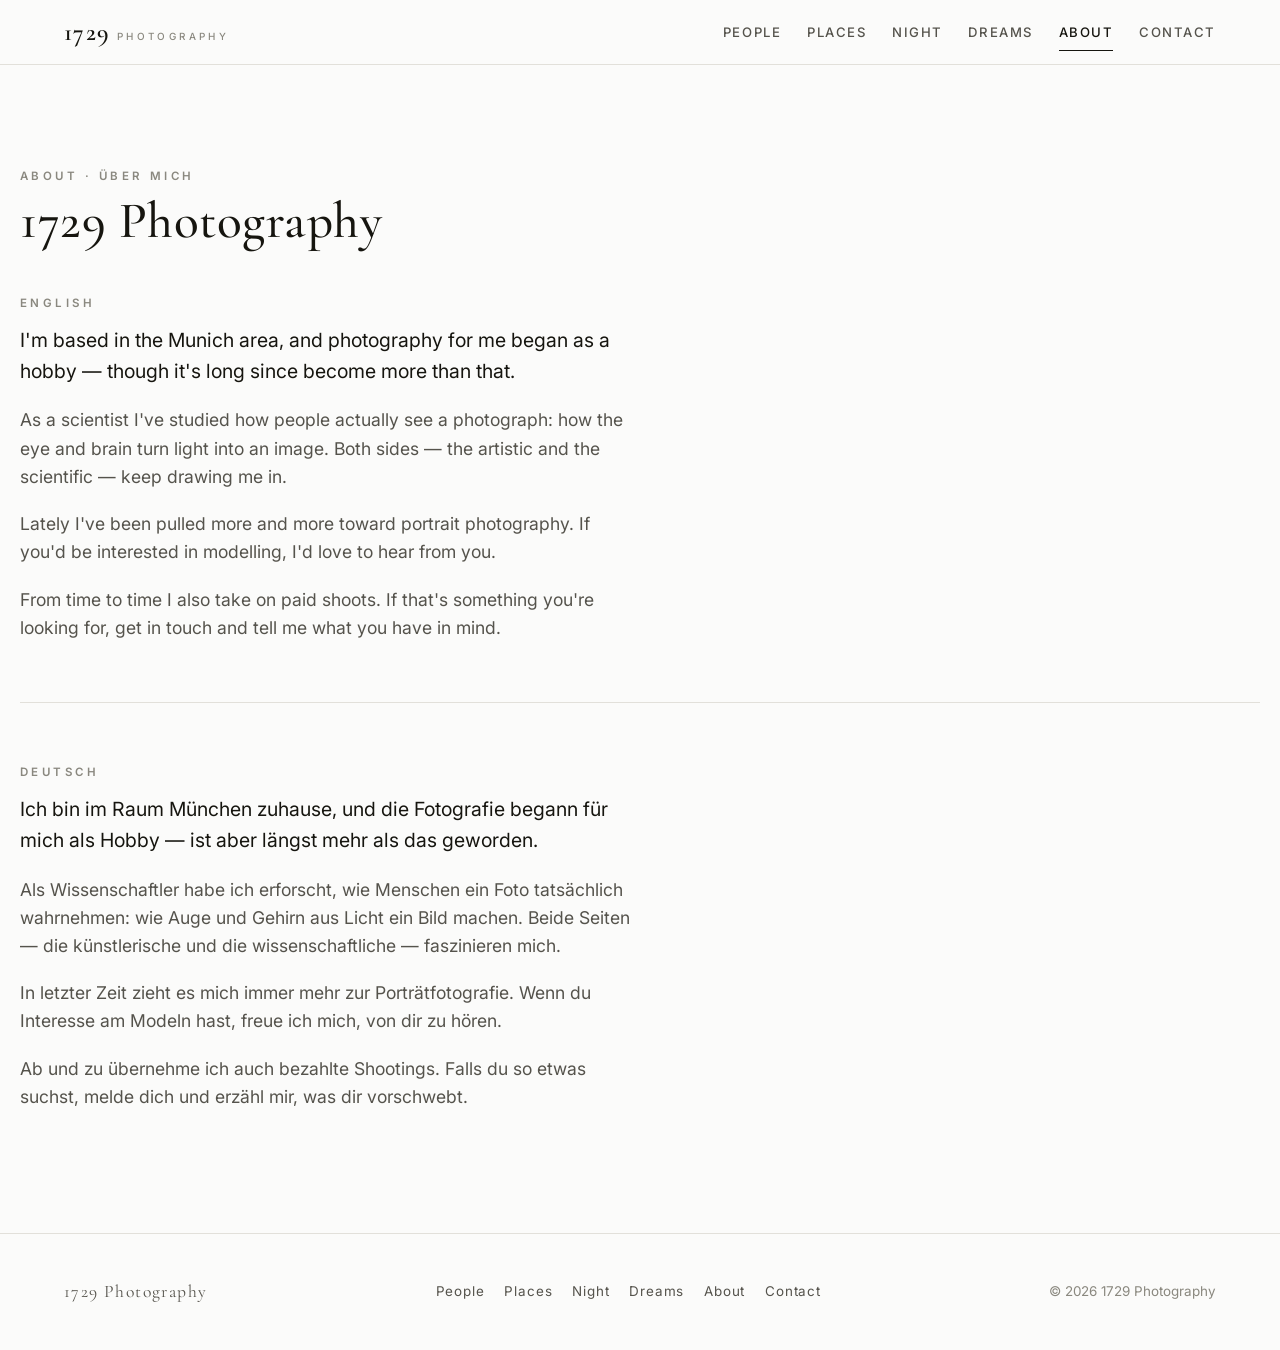
<file: about.html>
<!doctype html>
<html lang="en">
<head>
  <meta charset="utf-8">
  <meta name="viewport" content="width=device-width, initial-scale=1">
  <title>About · 1729 Photography</title>
  <meta name="description" content="1729 Photography — portraits, landscapes, night and abstract photography.">
  <link rel="canonical" href="https://1729photography.com/about.html">
  <link rel="icon" href="assets/favicon.svg" type="image/svg+xml">
  <meta property="og:type" content="website">
  <meta property="og:title" content="About · 1729 Photography">
  <meta property="og:description" content="1729 Photography — portraits, landscapes, night and abstract photography.">
  <meta property="og:url" content="https://1729photography.com/about.html">
  <meta property="og:image" content="https://cdn.myportfolio.com/bfeeaad6fa5b63d903257e109272d246/9c9ed463-4336-4ee8-98a9-4f6dea701e8b_rw_1920.jpg?h=2da472dab426cdfe84c5d82084e62893">
  <meta name="twitter:card" content="summary_large_image">
  <link rel="preconnect" href="https://fonts.googleapis.com">
  <link rel="preconnect" href="https://fonts.gstatic.com" crossorigin>
  <link href="https://fonts.googleapis.com/css2?family=Cormorant+Garamond:wght@500;600&family=Inter:wght@400;500;600&display=swap" rel="stylesheet">
  <link rel="stylesheet" href="assets/css/style.css">
</head>
<body data-page="about.html">
  <a class="skip-link" href="#main">Skip to content</a>
  <header class="site-header">
    <div class="wrap">
      <a class="brand" href="index.html" aria-label="1729 Photography — home"><span>1729</span><span class="brand-sub">Photography</span></a>
      <button class="nav-toggle" aria-label="Menu" aria-expanded="false"><span></span></button>
      <nav class="nav" aria-label="Primary">
        <a href="people.html">People</a>
        <a href="places.html">Places</a>
        <a href="night.html">Night</a>
        <a href="dreams.html">Dreams</a>
        <a href="about.html" aria-current="page">About</a>
        <a href="contact.html">Contact</a>
      </nav>
    </div>
  </header>
  <main id="main">
    <section class="section wrap">
      <div class="section-head">
        <p class="eyebrow">About · Über mich</p>
        <h1 class="section-title">1729 Photography</h1>
      </div>

      <p class="eyebrow" style="margin-bottom:.8rem;">English</p>
      <div class="prose">
        <p>I'm based in the Munich area, and photography for me began as a hobby — though it's long since become more than that.</p>
        <p>As a scientist I've studied how people actually see a photograph: how the eye and brain turn light into an image. Both sides — the artistic and the scientific — keep drawing me in.</p>
        <p>Lately I've been pulled more and more toward portrait photography. If you'd be interested in modelling, I'd love to hear from you.</p>
        <p>From time to time I also take on paid shoots. If that's something you're looking for, get in touch and tell me what you have in mind.</p>
      </div>

      <hr class="divider" style="margin:clamp(34px,5vw,60px) 0;">

      <p class="eyebrow" style="margin-bottom:.8rem;">Deutsch</p>
      <div class="prose">
        <p>Ich bin im Raum München zuhause, und die Fotografie begann für mich als Hobby — ist aber längst mehr als das geworden.</p>
        <p>Als Wissenschaftler habe ich erforscht, wie Menschen ein Foto tatsächlich wahrnehmen: wie Auge und Gehirn aus Licht ein Bild machen. Beide Seiten — die künstlerische und die wissenschaftliche — faszinieren mich.</p>
        <p>In letzter Zeit zieht es mich immer mehr zur Porträtfotografie. Wenn du Interesse am Modeln hast, freue ich mich, von dir zu hören.</p>
        <p>Ab und zu übernehme ich auch bezahlte Shootings. Falls du so etwas suchst, melde dich und erzähl mir, was dir vorschwebt.</p>
      </div>
    </section>
  </main>
  <footer class="site-footer">
    <div class="wrap">
      <span class="footer-brand">1729 Photography</span>
      <nav class="footer-nav" aria-label="Footer">
        <a href="people.html">People</a>
        <a href="places.html">Places</a>
        <a href="night.html">Night</a>
        <a href="dreams.html">Dreams</a>
        <a href="about.html">About</a>
        <a href="contact.html">Contact</a>
      </nav>
      <span>© <span id="year"></span> 1729 Photography</span>
    </div>
  </footer>
  <script>document.getElementById('year').textContent=new Date().getFullYear();</script>
  <script src="assets/js/app.js" defer></script>
</body>
</html>
</file>
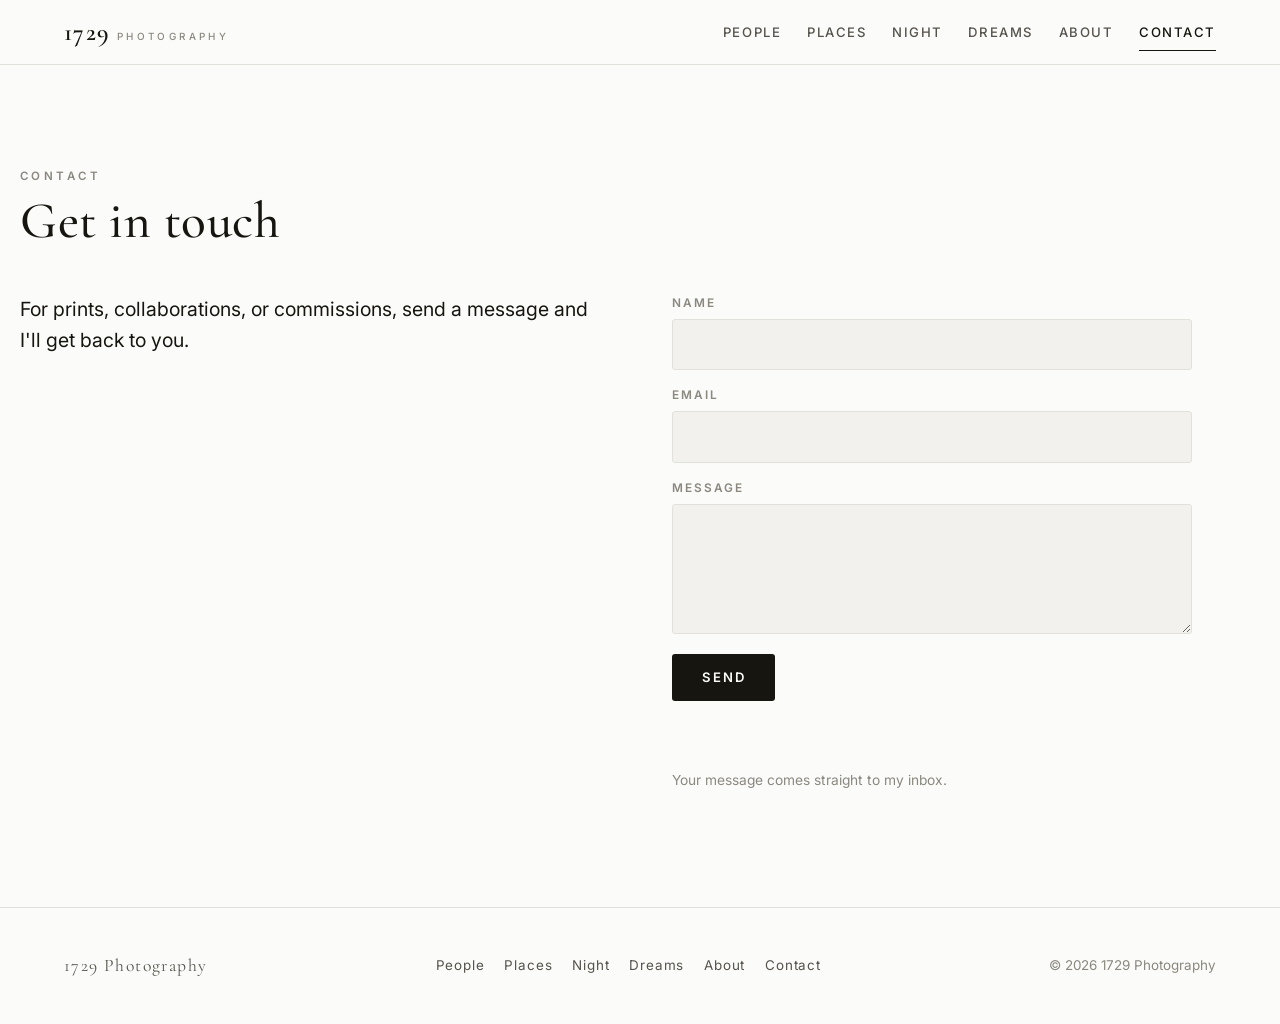
<file: contact.html>
<!doctype html>
<html lang="en">
<head>
  <meta charset="utf-8">
  <meta name="viewport" content="width=device-width, initial-scale=1">
  <title>Contact · 1729 Photography</title>
  <meta name="description" content="Get in touch with 1729 Photography.">
  <link rel="canonical" href="https://1729photography.com/contact.html">
  <link rel="icon" href="assets/favicon.svg" type="image/svg+xml">
  <meta property="og:type" content="website">
  <meta property="og:title" content="Contact · 1729 Photography">
  <meta property="og:description" content="Get in touch with 1729 Photography.">
  <meta property="og:url" content="https://1729photography.com/contact.html">
  <meta property="og:image" content="https://cdn.myportfolio.com/bfeeaad6fa5b63d903257e109272d246/9c9ed463-4336-4ee8-98a9-4f6dea701e8b_rw_1920.jpg?h=2da472dab426cdfe84c5d82084e62893">
  <meta name="twitter:card" content="summary_large_image">
  <link rel="preconnect" href="https://fonts.googleapis.com">
  <link rel="preconnect" href="https://fonts.gstatic.com" crossorigin>
  <link href="https://fonts.googleapis.com/css2?family=Cormorant+Garamond:wght@500;600&family=Inter:wght@400;500;600&display=swap" rel="stylesheet">
  <link rel="stylesheet" href="assets/css/style.css">
</head>
<body data-page="contact.html">
  <a class="skip-link" href="#main">Skip to content</a>
  <header class="site-header">
    <div class="wrap">
      <a class="brand" href="index.html" aria-label="1729 Photography — home"><span>1729</span><span class="brand-sub">Photography</span></a>
      <button class="nav-toggle" aria-label="Menu" aria-expanded="false"><span></span></button>
      <nav class="nav" aria-label="Primary">
        <a href="people.html">People</a>
        <a href="places.html">Places</a>
        <a href="night.html">Night</a>
        <a href="dreams.html">Dreams</a>
        <a href="about.html">About</a>
        <a href="contact.html" aria-current="page">Contact</a>
      </nav>
    </div>
  </header>
  <main id="main">
    <section class="section wrap">
      <div class="section-head">
        <p class="eyebrow">Contact</p>
        <h1 class="section-title">Get in touch</h1>
      </div>
      <div class="contact-grid">
        <div class="prose">
          <p>For prints, collaborations, or commissions, send a message and I'll get back to you.</p>
        </div>
        <form id="contact-form" class="form" action="https://formspree.io/f/mppzgzzv" method="POST">
          <div class="field">
            <label for="name">Name</label>
            <input id="name" name="name" type="text" required autocomplete="name">
          </div>
          <div class="field">
            <label for="email">Email</label>
            <input id="email" name="email" type="email" required autocomplete="email">
          </div>
          <div class="field">
            <label for="message">Message</label>
            <textarea id="message" name="message" required></textarea>
          </div>
          <input type="text" name="_gotcha" style="display:none" tabindex="-1" autocomplete="off" aria-hidden="true">
          <button class="btn" type="submit">Send</button>
          <p class="form-status" role="status" aria-live="polite"></p>
          <p class="form-note">Your message comes straight to my inbox.</p>
        </form>
      </div>
    </section>
  </main>
  <footer class="site-footer">
    <div class="wrap">
      <span class="footer-brand">1729 Photography</span>
      <nav class="footer-nav" aria-label="Footer">
        <a href="people.html">People</a>
        <a href="places.html">Places</a>
        <a href="night.html">Night</a>
        <a href="dreams.html">Dreams</a>
        <a href="about.html">About</a>
        <a href="contact.html">Contact</a>
      </nav>
      <span>© <span id="year"></span> 1729 Photography</span>
    </div>
  </footer>
  <script>document.getElementById('year').textContent=new Date().getFullYear();</script>
  <script src="assets/js/app.js" defer></script>
</body>
</html>
</file>
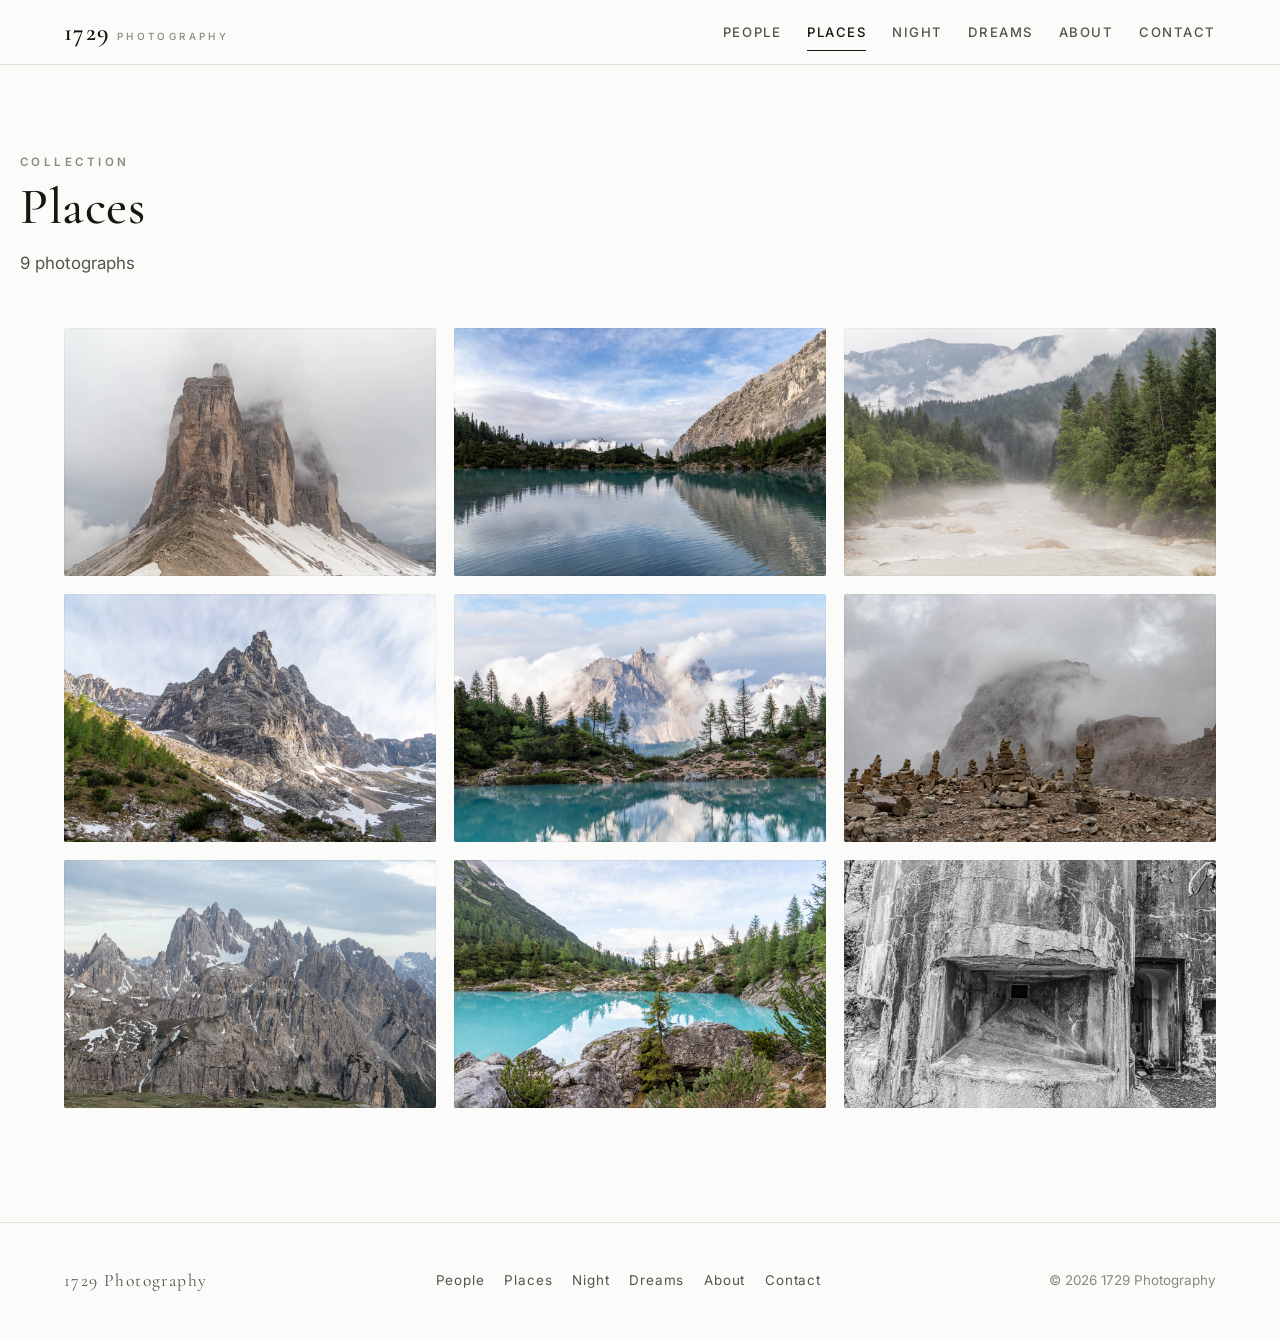
<file: places.html>
<!doctype html>
<html lang="en">
<head>
  <meta charset="utf-8">
  <meta name="viewport" content="width=device-width, initial-scale=1">
  <title>Places · 1729 Photography</title>
  <meta name="description" content="Landscape photography — 1729 Photography.">
  <link rel="canonical" href="https://1729photography.com/places.html">
  <link rel="icon" href="assets/favicon.svg" type="image/svg+xml">
  <meta property="og:type" content="website">
  <meta property="og:title" content="Places · 1729 Photography">
  <meta property="og:description" content="Landscape photography — 1729 Photography.">
  <meta property="og:url" content="https://1729photography.com/places.html">
  <meta property="og:image" content="https://cdn.myportfolio.com/bfeeaad6fa5b63d903257e109272d246/9c9ed463-4336-4ee8-98a9-4f6dea701e8b_rw_1920.jpg?h=2da472dab426cdfe84c5d82084e62893">
  <meta name="twitter:card" content="summary_large_image">
  <link rel="preconnect" href="https://fonts.googleapis.com">
  <link rel="preconnect" href="https://fonts.gstatic.com" crossorigin>
  <link href="https://fonts.googleapis.com/css2?family=Cormorant+Garamond:wght@500;600&family=Inter:wght@400;500;600&display=swap" rel="stylesheet">
  <link rel="stylesheet" href="assets/css/style.css">
</head>
<body data-page="places.html">
  <a class="skip-link" href="#main">Skip to content</a>
  <header class="site-header">
    <div class="wrap">
      <a class="brand" href="index.html" aria-label="1729 Photography — home"><span>1729</span><span class="brand-sub">Photography</span></a>
      <button class="nav-toggle" aria-label="Menu" aria-expanded="false"><span></span></button>
      <nav class="nav" aria-label="Primary">
        <a href="people.html">People</a>
        <a href="places.html" aria-current="page">Places</a>
        <a href="night.html">Night</a>
        <a href="dreams.html">Dreams</a>
        <a href="about.html">About</a>
        <a href="contact.html">Contact</a>
      </nav>
    </div>
  </header>
  <main id="main">
    <section class="wrap gallery-head">
      <p class="eyebrow">Collection</p>
      <h1 class="section-title" data-gallery-title>Places</h1>
      <p class="lead" data-gallery-count></p>
    </section>
    <section class="wrap">
      <div id="gallery" class="gallery" data-collection="places"></div>
    </section>
  </main>
  <footer class="site-footer">
    <div class="wrap">
      <span class="footer-brand">1729 Photography</span>
      <nav class="footer-nav" aria-label="Footer">
        <a href="people.html">People</a>
        <a href="places.html">Places</a>
        <a href="night.html">Night</a>
        <a href="dreams.html">Dreams</a>
        <a href="about.html">About</a>
        <a href="contact.html">Contact</a>
      </nav>
      <span>© <span id="year"></span> 1729 Photography</span>
    </div>
  </footer>
  <script>document.getElementById('year').textContent=new Date().getFullYear();</script>
  <script src="assets/js/app.js" defer></script>
</body>
</html>
</file>
<file: assets/css/style.css>
/* ============================================================
   1729 Photography — styles
   Minimal, image-forward portfolio. Light + dark aware.
   ============================================================ */

/* ---- Design tokens ------------------------------------------------ */
:root {
  --bg: #fbfbfa;
  --bg-alt: #f2f1ee;
  --fg: #16150f;
  --fg-soft: #55534c;
  --fg-faint: #8a887f;
  --line: #e2e0da;
  --accent: #16150f;
  --overlay: rgba(12, 12, 11, 0.94);
  --card-shadow: 0 1px 2px rgba(0,0,0,.05), 0 10px 30px rgba(0,0,0,.06);
  --maxw: 1240px;
  --gap: clamp(10px, 1.4vw, 20px);
  --header-h: 64px;
  --serif: "Cormorant Garamond", "Iowan Old Style", Palatino, "Palatino Linotype", Georgia, serif;
  --sans: "Inter", -apple-system, BlinkMacSystemFont, "Segoe UI", Roboto, Helvetica, Arial, sans-serif;
}

@media (prefers-color-scheme: dark) {
  :root {
    --bg: #0d0d0c;
    --bg-alt: #161615;
    --fg: #f2f1ec;
    --fg-soft: #b8b6ad;
    --fg-faint: #7d7b73;
    --line: #26261f;
    --accent: #f2f1ec;
    --overlay: rgba(0, 0, 0, 0.95);
    --card-shadow: 0 1px 2px rgba(0,0,0,.4), 0 12px 34px rgba(0,0,0,.5);
  }
}

/* ---- Reset / base ------------------------------------------------- */
* { box-sizing: border-box; }
html { -webkit-text-size-adjust: 100%; scroll-behavior: smooth; }
body {
  margin: 0;
  background: var(--bg);
  color: var(--fg);
  font-family: var(--sans);
  font-size: 16px;
  line-height: 1.6;
  -webkit-font-smoothing: antialiased;
  text-rendering: optimizeLegibility;
}
img { max-width: 100%; display: block; }
a { color: inherit; text-decoration: none; }
button { font: inherit; color: inherit; cursor: pointer; border: 0; background: none; }
[hidden] { display: none !important; }

.wrap { max-width: var(--maxw); margin: 0 auto; padding: 0 clamp(18px, 4vw, 44px); }

/* ---- Header / nav ------------------------------------------------- */
.site-header {
  position: sticky; top: 0; z-index: 50;
  background: color-mix(in srgb, var(--bg) 88%, transparent);
  -webkit-backdrop-filter: saturate(1.4) blur(12px);
  backdrop-filter: saturate(1.4) blur(12px);
  border-bottom: 1px solid var(--line);
}
.site-header .wrap {
  display: flex; align-items: center; justify-content: space-between;
  height: var(--header-h);
}
.brand {
  font-family: var(--serif);
  font-weight: 600;
  font-size: 1.55rem;
  letter-spacing: .06em;
  line-height: 1;
  display: inline-flex; align-items: baseline; gap: .5ch;
}
.brand .brand-sub {
  font-family: var(--sans);
  font-size: .62rem; font-weight: 500; letter-spacing: .34em;
  text-transform: uppercase; color: var(--fg-faint);
}
.nav { display: flex; align-items: center; gap: clamp(14px, 2vw, 30px); }
.nav a {
  font-size: .82rem; letter-spacing: .12em; text-transform: uppercase;
  color: var(--fg-soft); padding: 6px 0; position: relative; font-weight: 500;
  transition: color .18s ease;
}
.nav a::after {
  content: ""; position: absolute; left: 0; right: 0; bottom: -2px; height: 1px;
  background: var(--fg); transform: scaleX(0); transform-origin: left;
  transition: transform .22s ease;
}
.nav a:hover { color: var(--fg); }
.nav a:hover::after, .nav a[aria-current="page"]::after { transform: scaleX(1); }
.nav a[aria-current="page"] { color: var(--fg); }

.nav-toggle { display: none; width: 40px; height: 40px; margin-right: -8px; position: relative; }
.nav-toggle span, .nav-toggle span::before, .nav-toggle span::after {
  content: ""; position: absolute; left: 9px; width: 22px; height: 1.6px;
  background: var(--fg); transition: transform .25s ease, opacity .2s ease;
}
.nav-toggle span { top: 19px; }
.nav-toggle span::before { top: -6px; }
.nav-toggle span::after { top: 6px; }
.nav-open .nav-toggle span { background: transparent; }
.nav-open .nav-toggle span::before { transform: translateY(6px) rotate(45deg); }
.nav-open .nav-toggle span::after { transform: translateY(-6px) rotate(-45deg); }

@media (max-width: 760px) {
  .nav-toggle { display: block; z-index: 60; }
  .nav {
    /* .site-header has backdrop-filter, which makes it the containing block
       for this fixed element — so size the overlay explicitly to the viewport. */
    position: fixed; top: 0; left: 0;
    width: 100vw; height: 100vh; height: 100dvh;
    flex-direction: column; justify-content: center; gap: 26px;
    background: var(--bg);
    transform: translateY(-100%); opacity: 0; pointer-events: none;
    transition: transform .32s ease, opacity .32s ease;
  }
  .nav-open .nav { transform: translateY(0); opacity: 1; pointer-events: auto; }
  .nav a { font-size: 1.15rem; letter-spacing: .1em; }
}

/* ---- Hero --------------------------------------------------------- */
.hero {
  position: relative; height: min(88vh, 820px); min-height: 440px;
  display: flex; align-items: flex-end;
  overflow: hidden; background: var(--bg-alt);
}
.hero img {
  position: absolute; inset: 0; width: 100%; height: 100%;
  object-fit: cover; object-position: center;
}
.hero::after {
  content: ""; position: absolute; inset: 0;
  background: linear-gradient(to top, rgba(0,0,0,.6) 0%, rgba(0,0,0,.12) 42%, rgba(0,0,0,.28) 100%);
}
.hero-inner { position: relative; z-index: 2; color: #fff; padding-bottom: clamp(34px, 6vw, 72px); }
.hero-title {
  font-family: var(--serif); font-weight: 500;
  font-size: clamp(2.8rem, 9vw, 6.2rem); line-height: .95; margin: 0;
  letter-spacing: .02em; text-shadow: 0 2px 30px rgba(0,0,0,.4);
}
.hero-tagline {
  margin: .7rem 0 0; font-size: clamp(.78rem, 1.6vw, .98rem);
  letter-spacing: .28em; text-transform: uppercase; color: rgba(255,255,255,.92);
  font-weight: 500;
}

/* ---- Section scaffolding ----------------------------------------- */
.section { padding: clamp(48px, 8vw, 104px) 0; }
.section-head { margin-bottom: clamp(24px, 4vw, 46px); }
.eyebrow {
  font-size: .72rem; letter-spacing: .3em; text-transform: uppercase;
  color: var(--fg-faint); font-weight: 600; margin: 0 0 .6rem;
}
.section-title {
  font-family: var(--serif); font-weight: 500;
  font-size: clamp(2rem, 5vw, 3.2rem); line-height: 1.02; margin: 0;
  letter-spacing: .01em;
}
.lead { color: var(--fg-soft); max-width: 60ch; font-size: 1.06rem; }

/* ---- Collection cards (home) ------------------------------------- */
.collections {
  display: grid; gap: var(--gap);
  grid-template-columns: repeat(2, 1fr);
}
@media (min-width: 900px) { .collections { grid-template-columns: repeat(4, 1fr); } }
.card {
  position: relative; display: block; overflow: hidden; border-radius: 3px;
  background: var(--bg-alt); aspect-ratio: 3 / 4;
}
.card img {
  width: 100%; height: 100%; object-fit: cover;
  transition: transform .7s cubic-bezier(.2,.7,.2,1), filter .5s ease;
  filter: brightness(.92);
}
.card:hover img { transform: scale(1.05); filter: brightness(.7); }
.card::after {
  content: ""; position: absolute; inset: 0;
  background: linear-gradient(to top, rgba(0,0,0,.55), rgba(0,0,0,0) 55%);
}
.card-label {
  position: absolute; left: 0; right: 0; bottom: 0; z-index: 2;
  padding: 18px 20px; color: #fff;
  display: flex; align-items: baseline; justify-content: space-between; gap: 10px;
}
.card-label .name {
  font-family: var(--serif); font-size: 1.7rem; font-weight: 500; letter-spacing: .02em;
}
.card-label .count { font-size: .72rem; letter-spacing: .18em; opacity: .85; }

/* ---- Gallery (masonry) ------------------------------------------- */
.gallery-head { padding: clamp(40px, 7vw, 88px) 0 clamp(20px, 3vw, 34px); }
.gallery {
  column-count: 3; column-gap: var(--gap); padding-bottom: clamp(48px, 8vw, 96px);
}
@media (max-width: 900px) { .gallery { column-count: 2; } }
@media (max-width: 560px) { .gallery { column-count: 1; } }
.tile {
  break-inside: avoid; margin: 0 0 var(--gap); width: 100%;
  display: block; overflow: hidden; background: var(--bg-alt); border-radius: 2px;
  position: relative; line-height: 0;
}
.tile img {
  width: 100%; height: auto;
  transition: transform .6s cubic-bezier(.2,.7,.2,1), opacity .6s ease, filter .4s ease;
  opacity: 0;
}
.tile img.loaded { opacity: 1; }
.tile:hover img { transform: scale(1.03); filter: brightness(1.06); }
.tile::after {
  content: ""; position: absolute; inset: 0; box-shadow: inset 0 0 0 1px rgba(0,0,0,.04);
  pointer-events: none;
}

/* ---- About / Contact --------------------------------------------- */
.prose { max-width: 62ch; }
.prose p { margin: 0 0 1.2rem; color: var(--fg-soft); font-size: 1.1rem; }
.prose p:first-of-type { color: var(--fg); font-size: 1.22rem; }

.contact-grid { display: grid; gap: clamp(30px, 5vw, 64px); grid-template-columns: 1fr; }
@media (min-width: 820px) { .contact-grid { grid-template-columns: 1fr 1fr; align-items: start; } }

.form { display: grid; gap: 16px; max-width: 520px; }
.field { display: grid; gap: 6px; }
.field label {
  font-size: .74rem; letter-spacing: .16em; text-transform: uppercase;
  color: var(--fg-faint); font-weight: 600;
}
.field input, .field textarea {
  font: inherit; color: var(--fg); background: var(--bg-alt);
  border: 1px solid var(--line); border-radius: 3px; padding: 12px 14px;
  transition: border-color .18s ease, background .18s ease;
}
.field textarea { resize: vertical; min-height: 130px; }
.field input:focus, .field textarea:focus {
  outline: none; border-color: var(--fg-soft);
  background: color-mix(in srgb, var(--bg-alt) 60%, var(--bg));
}
.btn {
  justify-self: start; margin-top: 4px;
  background: var(--accent); color: var(--bg);
  padding: 13px 30px; border-radius: 3px; font-weight: 600;
  font-size: .82rem; letter-spacing: .14em; text-transform: uppercase;
  transition: opacity .18s ease, transform .18s ease;
}
.btn:hover { opacity: .86; }
.btn:active { transform: translateY(1px); }
.form-note { font-size: .86rem; color: var(--fg-faint); }
.form-status { font-size: .95rem; margin: 4px 0 0; min-height: 1.2em; }
.form-status.ok { color: #2e7d54; }
.form-status.err { color: #c0392b; }

/* ---- Footer ------------------------------------------------------- */
.site-footer {
  border-top: 1px solid var(--line); padding: 44px 0;
  color: var(--fg-faint); font-size: .84rem;
}
.site-footer .wrap {
  display: flex; flex-wrap: wrap; gap: 14px 28px;
  align-items: center; justify-content: space-between;
}
.footer-nav { display: flex; flex-wrap: wrap; gap: 8px 20px; }
.footer-nav a { color: var(--fg-soft); letter-spacing: .06em; }
.footer-nav a:hover { color: var(--fg); }
.footer-brand { font-family: var(--serif); font-size: 1.1rem; letter-spacing: .08em; color: var(--fg-soft); }

/* ---- Lightbox ----------------------------------------------------- */
.lightbox {
  position: fixed; inset: 0; z-index: 100;
  background: var(--overlay);
  display: flex; align-items: center; justify-content: center;
  opacity: 0; pointer-events: none; transition: opacity .28s ease;
  -webkit-backdrop-filter: blur(4px); backdrop-filter: blur(4px);
}
.lightbox.open { opacity: 1; pointer-events: auto; }
.lb-figure { margin: 0; max-width: 94vw; max-height: 92vh; display: flex; flex-direction: column; align-items: center; }
.lb-img {
  max-width: 94vw; max-height: 86vh; width: auto; height: auto; object-fit: contain;
  box-shadow: 0 20px 70px rgba(0,0,0,.6); border-radius: 2px;
  opacity: 0; transition: opacity .3s ease;
}
.lb-img.loaded { opacity: 1; }
.lb-counter { color: rgba(255,255,255,.75); font-size: .78rem; letter-spacing: .2em; margin-top: 16px; }
.lb-btn {
  position: absolute; top: 50%; transform: translateY(-50%);
  width: 56px; height: 56px; border-radius: 50%;
  display: flex; align-items: center; justify-content: center;
  color: #fff; background: rgba(255,255,255,.08);
  transition: background .18s ease; z-index: 2;
}
.lb-btn:hover { background: rgba(255,255,255,.2); }
.lb-prev { left: clamp(8px, 3vw, 34px); }
.lb-next { right: clamp(8px, 3vw, 34px); }
.lb-btn svg { width: 22px; height: 22px; }
.lb-close {
  position: absolute; top: 18px; right: 18px; width: 46px; height: 46px;
  border-radius: 50%; color: #fff; background: rgba(255,255,255,.08);
  display: flex; align-items: center; justify-content: center; z-index: 2;
  transition: background .18s ease;
}
.lb-close:hover { background: rgba(255,255,255,.2); }
@media (max-width: 640px) {
  .lb-btn { width: 44px; height: 44px; }
  .lb-img { max-height: 78vh; }
}

/* ---- Utility ------------------------------------------------------ */
.center { text-align: center; }
.mt-l { margin-top: clamp(28px, 5vw, 56px); }
.divider { height: 1px; background: var(--line); border: 0; margin: 0; }
.skip-link {
  position: absolute; left: -999px; top: 0; background: var(--fg); color: var(--bg);
  padding: 8px 14px; z-index: 200;
}
.skip-link:focus { left: 8px; top: 8px; }

@media (prefers-reduced-motion: reduce) {
  * { scroll-behavior: auto !important; transition: none !important; animation: none !important; }
  .tile img { opacity: 1; }
}
</file>
